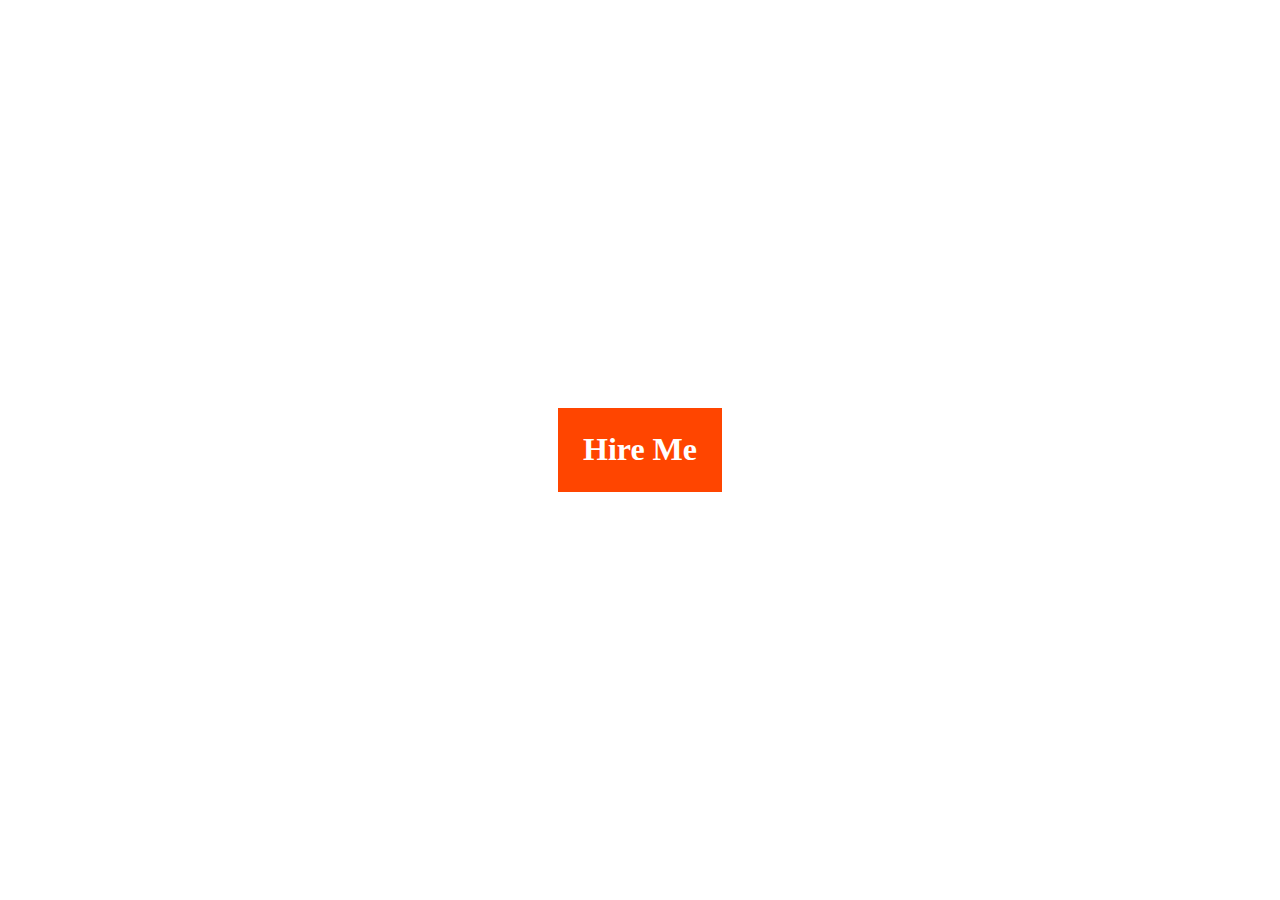
<file: HireMeButton/index.html>
<!DOCTYPE html>
<html lang="en">
<head>
    <meta charset="UTF-8">
    <meta name="viewport" content="width=device-width, initial-scale=1.0">
    <title>Hire Me</title>

    <style>
        *{
            margin: 0;
            padding: 0;
            box-sizing: border-box;
        }
        #wrapper{
            width: 100vw;
            height: 100vh;
            display: flex;
            align-items: center;
            justify-content: center;
        }
        .btn{
            text-align: center;
           display: flex;
           align-items: center;
           justify-content: center;
            width: 10.3rem;
            height: 5.3rem;
            background-color: orangered;
            color: white;
            cursor: pointer;
            position: relative;
            z-index: 1;
          
        }
        .btn::before{
            content: "";
            position: absolute;
            z-index: -1;
            background-color: black;
            transition: all 1s;
            transform: scaleX(0);
            transform-origin: left;
           top: 0;
           bottom: 0;
           left: 0;
           right: 0;
        }
        .btn:hover::before{
            transform: scaleX(1);

        }

    </style>
</head>
<body>
    <div id="wrapper">
        <div class="btn">
            <h1>Hire Me</h1>
        </div>
    </div>
</body>
</html>
</file>
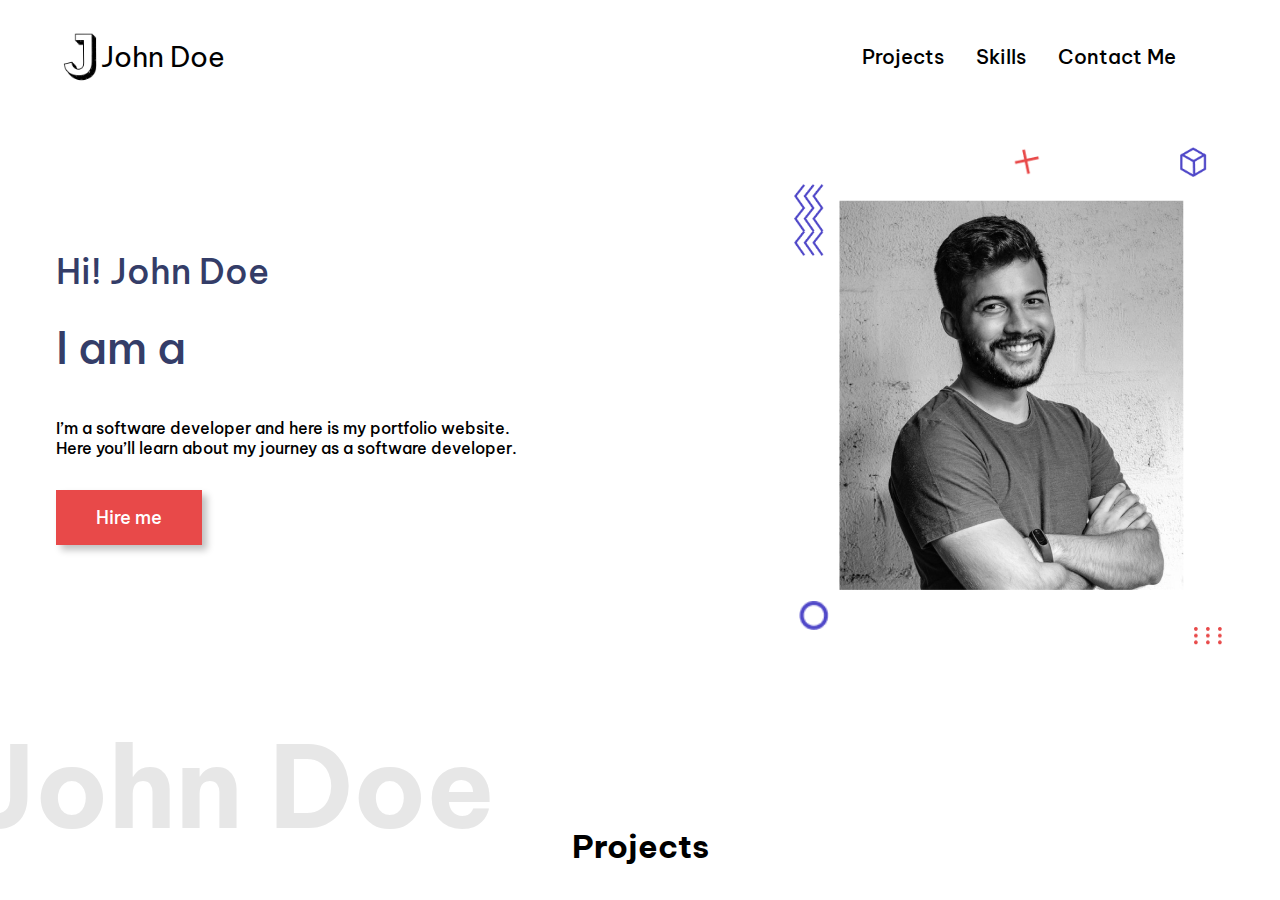
<file: PORTFOLIO WEBSITE/index.html>
<!DOCTYPE html>
<html lang="en">
<head>
    <meta charset="UTF-8">
    <meta http-equiv="X-UA-Compatible" content="IE=edge">
    <meta name="viewport" content="width=device-width, initial-scale=1.0">
    <title>Portfolio Website - John Doe</title>
    <link rel="stylesheet" href="styles.css">
</head>
<body>
    
    <div id="wrapper">

        <div class="container">
            <div class="navbar">
                
                <div class="logo-container">
                    <img src="./images/userAsset/NavLogo.jpg" class="logo">
                    <div class="logo-text">John Doe</div>
                </div>
                
                <div class="nav-items">
                    <div><a href="#projects">Projects</a></div>
                    <div><a href="#skills">Skills</a></div>
                    <div><a href="#contactme">Contact Me</a></div>
                </div>

            </div>

            <div class="hero-section">

                <div class="faded-text">John Doe</div>
    
                <div class="hero-section-left">
                    <div class="hero-section-heading">Hi! John Doe</div>
                    
                    <div class="hero-section-heading hero-section-sub-heading">
                        I am a <span class="role"></span>
                    </div>
    
                    <div class="hero-section-description">
                        I’m a software developer and here is my portfolio website. Here you’ll
                        learn about my journey as a software developer.
                    </div>
                    
                    <div class="btn-pink" id="btn">Hire me</div>
    
                </div>
    
                <div class="hero-section-right">
                    <div class="absolute icons icon-dots">
                        <img src="./images/userAsset/dots.png" alt="" />
                      </div>
                      <div class="absolute icons icon-cube">
                        <img src="./images/userAsset/cube.png" alt="" />
                      </div>
                      <div class="absolute icons icon-circle">
                        <img src="./images/userAsset/circle.png" alt="" />
                      </div>
                      <div class="absolute icons icon-zigzag">
                        <img src="./images/userAsset/zigzags.png" alt="" />
                      </div>
                      <div class="absolute icons icon-plus">
                        <img src="./images/userAsset/plus.png" alt="" />
                      </div>
                      <div class="user-image">
                        <img src="./images/userAsset/UserImage.png" alt="" />
                      </div>
                </div>
    
            </div>
        </div>
          
       <div class="project-section">
        <div class="project-section-heading">
               <h1>Projects</h1>
        </div>
        <div class=" container main-project-container">
       
          <div class="project-section">
            <div class="project-heading">Project</div>
            <div class="container">
              <div class=" project-container">
                <div class="card" id="project1">
                  <div class="content">
                    <div class="iconss">
                      <!-- <img src="./images/stack/Bash.svg" alt="">
                      <img src="./images/stack/Bash.svg" alt="">
                      <img src="./images/stack/Bash.svg" alt="">
                      <img src="./images/stack/Bash.svg" alt="">
                      <img src="./images/stack/Bash.svg" alt="">
                      <img src="./images/stack/Bash.svg" alt=""> -->
                    </div>
                    <div class="titlee">

                    </div>
                    <div class="description">

                    </div>
                    <div class="btn-group">

                    </div>
                  </div>
                </div>
                <div class="card" id="project2"></div>
                <div class="card" id="project3"></div>
                <div class="card" id="project4"></div>
              </div>
            </div>
           
           
          </div>

        </div>
       </div> 
       </div>
</body>
</html>
</file>
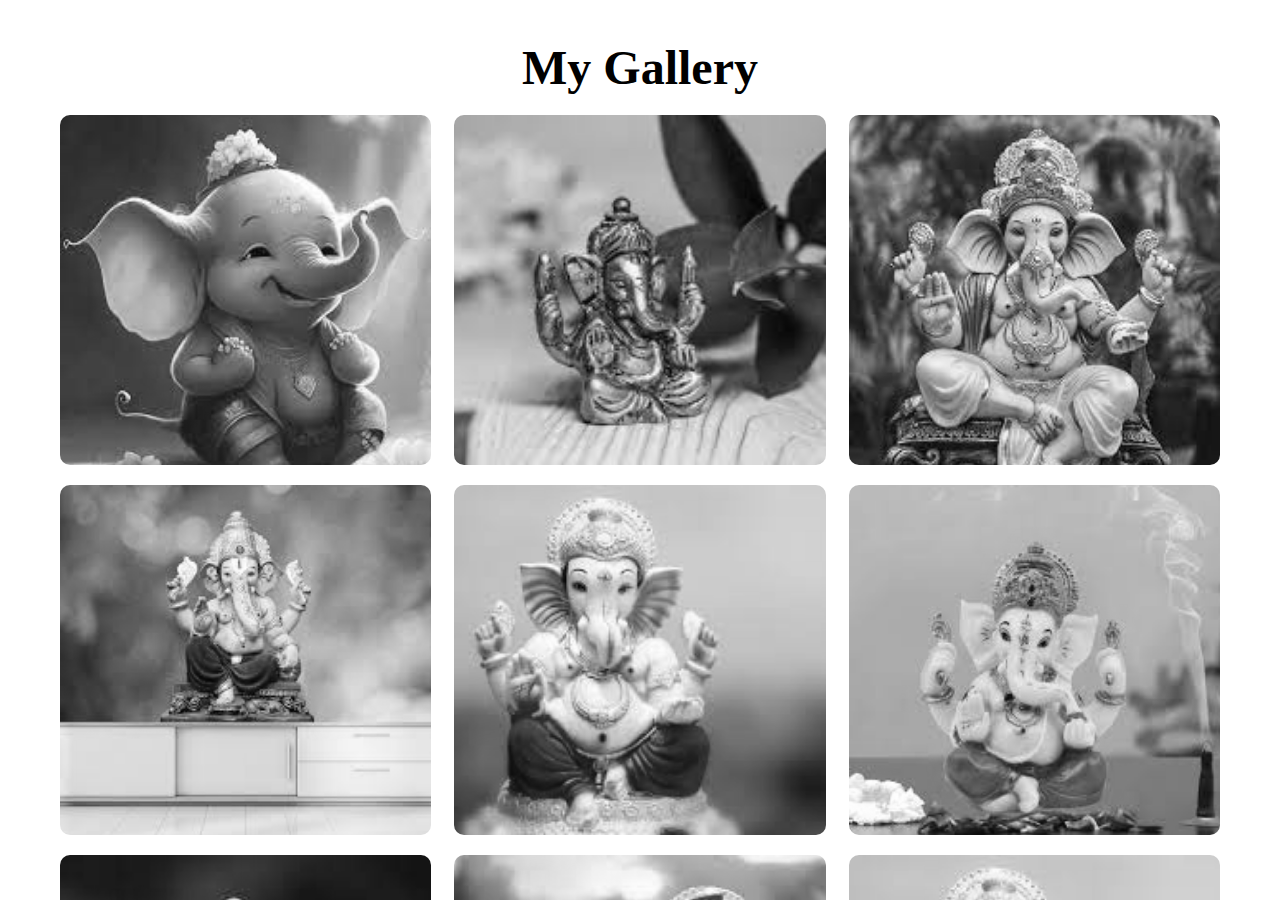
<file: MyPractice/imageGallery/index.html>
<!DOCTYPE html>
<html lang="en">
<head>
    <meta charset="UTF-8">
    <meta name="viewport" content="width=device-width, initial-scale=1.0">
    <link rel="icon" type="image" href="https://www.apache.org/favicons/favicon-194x194.png">
    <title>My Gallery</title>
    <link rel="stylesheet" href="./style.css">
</head>
<body>
    
    <div id="wrapper">
        <div class="container">
            <h1>My Gallery</h1>
            <div class="gallery">
  


                <figure class="card">
                    <img alt="image" src="./images/image1.jpeg"/>
                    <figcaption>Lord Ganesha</figcaption>
                </figure>
                <figure class="card">
                    <img alt="image" src="./images/image9.jpeg"/>
                    <figcaption>Lord Ganesha</figcaption>
                </figure>
                <figure class="card">
                    <img alt="image" src="./images/image2.jpeg"/>
                    <figcaption>Lord Ganesha</figcaption>
                </figure>
                <figure class="card">
                    <img alt="image" src="./images/image3.jpeg"/>
                    <figcaption>Lord Ganesha</figcaption>
                </figure>
                <figure class="card">
                    <img alt="image" src="./images/image4.jpeg"/>
                    <figcaption>Lord Ganesha</figcaption>
                </figure>
                <figure class="card">
                    <img alt="image" src="./images/image5.jpeg"/>
                    <figcaption>Lord Ganesha</figcaption>
                </figure>
                <figure class="card">
                    <img alt="image" src="./images/image6.jpeg"/>
                    <figcaption>Lord Ganesha</figcaption>
                </figure>
                <figure class="card">
                    <img alt="image" src="./images/image7.jpeg"/>
                    <figcaption>Lord Ganesha</figcaption>
                </figure>
                <figure class="card">
                    <img alt="image" src="./images/image4.jpeg"/>
                    <figcaption>Lord Ganesha</figcaption>
                </figure>
                

            </div>
        </div>
    </div>


</body>
</html>
</file>
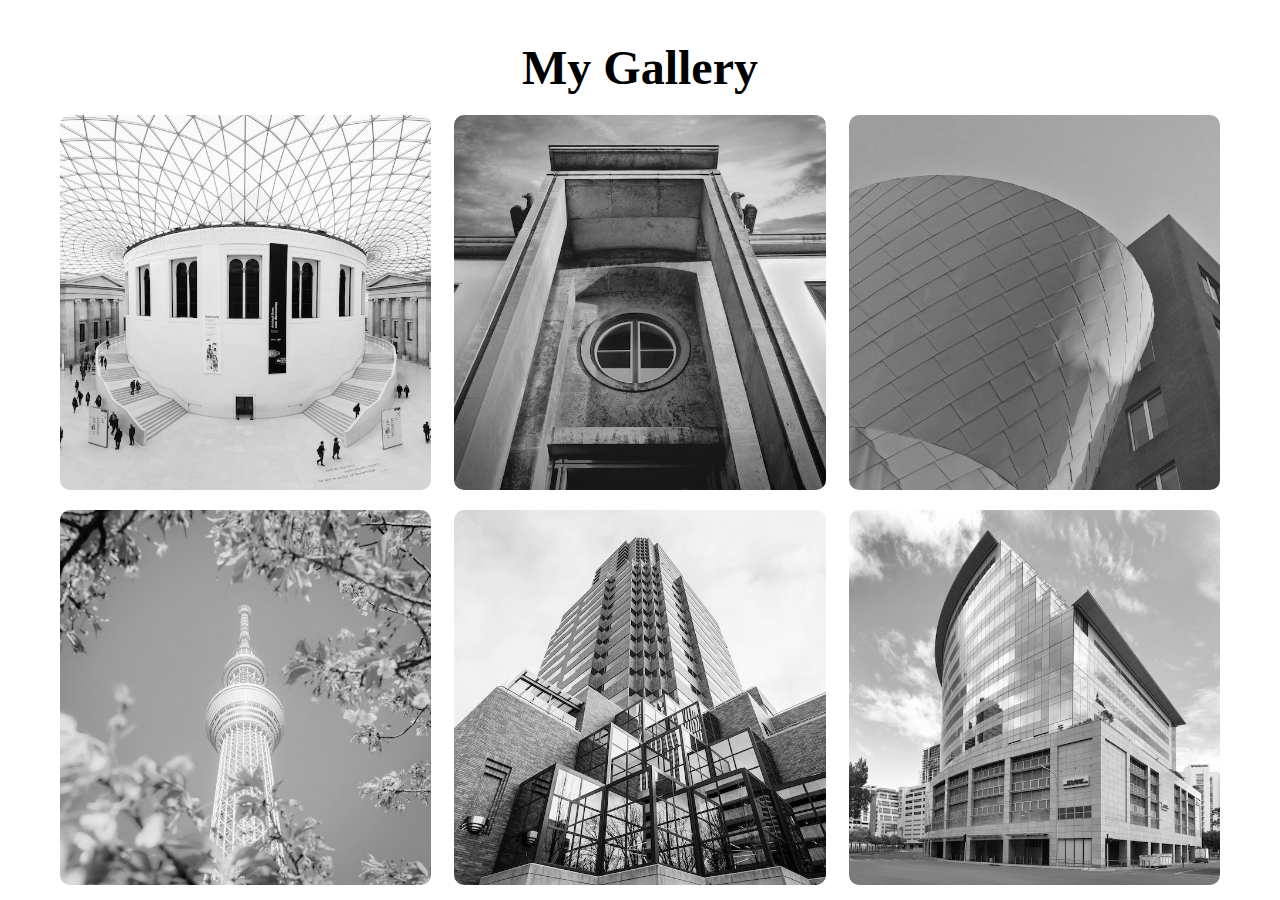
<file: P1-imageGallery 2/imageGallery 2/index.html>
<!DOCTYPE html>
<html lang="en">
<head>
  <meta charset="UTF-8">
  <meta http-equiv="X-UA-Compatible" content="IE=edge">
  <meta name="viewport" content="width=device-width, initial-scale=1.0">
  <title>Image Gallery</title>
  <link rel="stylesheet" href="styles.css">
</head>
<body>
  <div id="wrapper">

    <div class="container">
      <h1>My Gallery</h1>
      
      <div class="gallery">
        
        <figure class="card">
          <img src="assets/image1.jpg" alt="">
          <figcaption>image1</figcaption>
        </figure>
        <figure class="card">
          <img src="assets/image2.jpeg" alt="">
          <figcaption>image2</figcaption>
        </figure>
        <figure class="card">
          <img src="assets/image3.jpeg" alt="">
          <figcaption>image3</figcaption>
        </figure>
        <figure class="card">
          <img src="assets/image4.jpeg" alt="">
          <figcaption>image4</figcaption>
        </figure>
        <figure class="card">
          <img src="assets/image5.jpeg" alt="">
          <figcaption>image5</figcaption>
        </figure>
        <figure class="card">
          <img src="assets/image6.jpeg" alt="">
          <figcaption>image6</figcaption>
        </figure>
        <figure class="card">
          <img src="assets/image7.jpeg" alt="">
          <figcaption>image7</figcaption>
        </figure>
        <figure class="card">
          <img src="assets/image8.jpeg" alt="">
          <figcaption>image8</figcaption>
        </figure>
        <figure class="card">
          <img src="assets/image9.jpeg" alt="">
          <figcaption>image9</figcaption>
        </figure>
      </div>
    </div>

  
  </div>
</body>
</html>
</file>
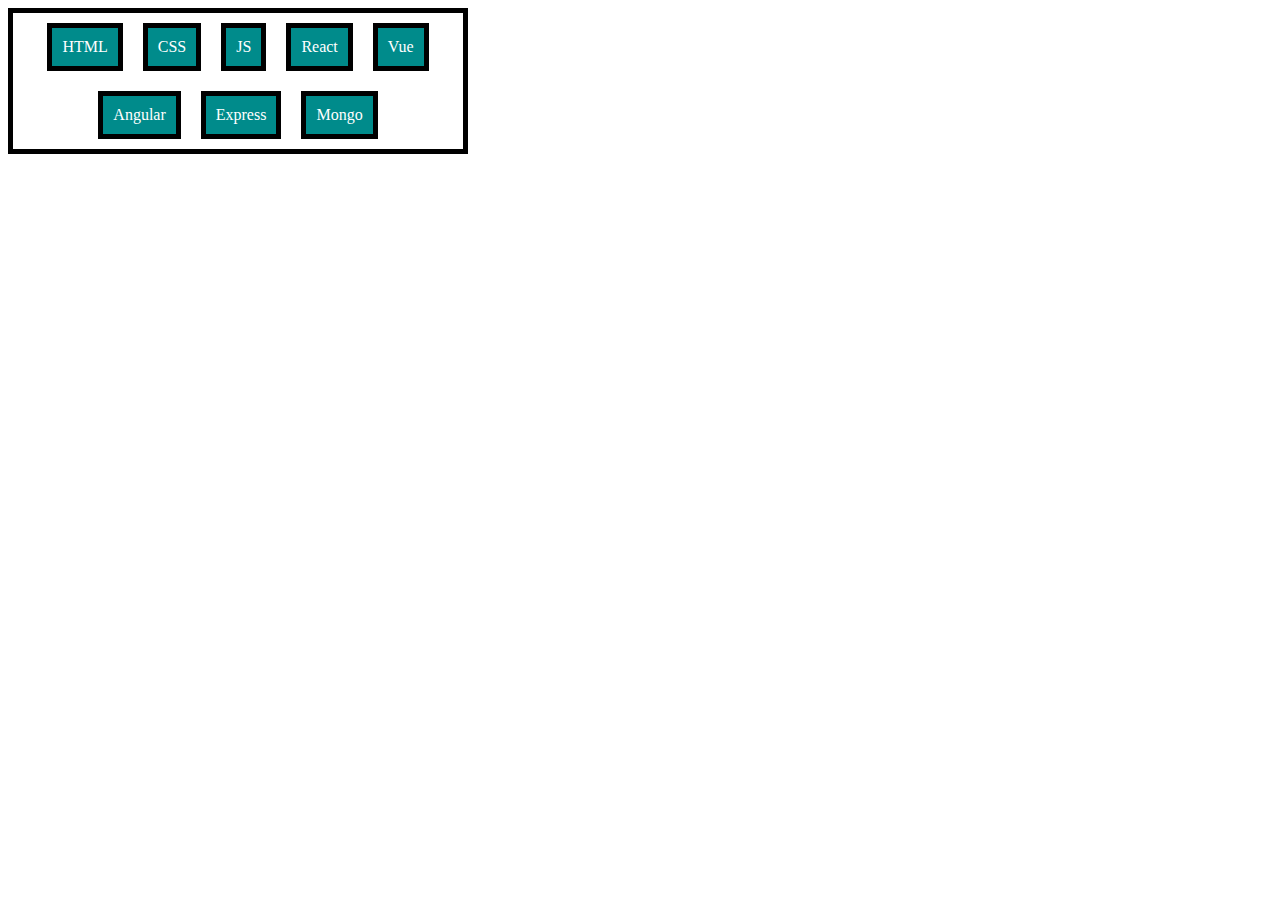
<file: CSS_DEBUG_Exercise/question 5.html>
<!DOCTYPE html>
<html lang="en">
  <head>
    <meta charset="UTF-8" />
    <meta http-equiv="X-UA-Compatible" content="IE=edge" />
    <meta name="viewport" content="width=device-width, initial-scale=1.0" />
    <title>CSS</title>
    <style>
      .container {
        display: flex;
        flex-wrap: wrap;
        width: 450px;
        border: 5px solid black;
        align-items: center;
        justify-content: center;
      }
      .item {
        background-color: #008b8b;
        border: 5px solid black;
        color: white;
        padding: 10px;
        margin: 10px;
      }
    </style>
  </head>
  <body>
    <div class="container">
      <div class="item">HTML</div>
      <div class="item">CSS</div>
      <div class="item">JS</div>
      <div class="item">React</div>
      <div class="item">Vue</div>
      <div class="item">Angular</div>
      <div class="item">Express</div>
      <div class="item">Mongo</div>
    </div>
  </body>
</html>
</file>
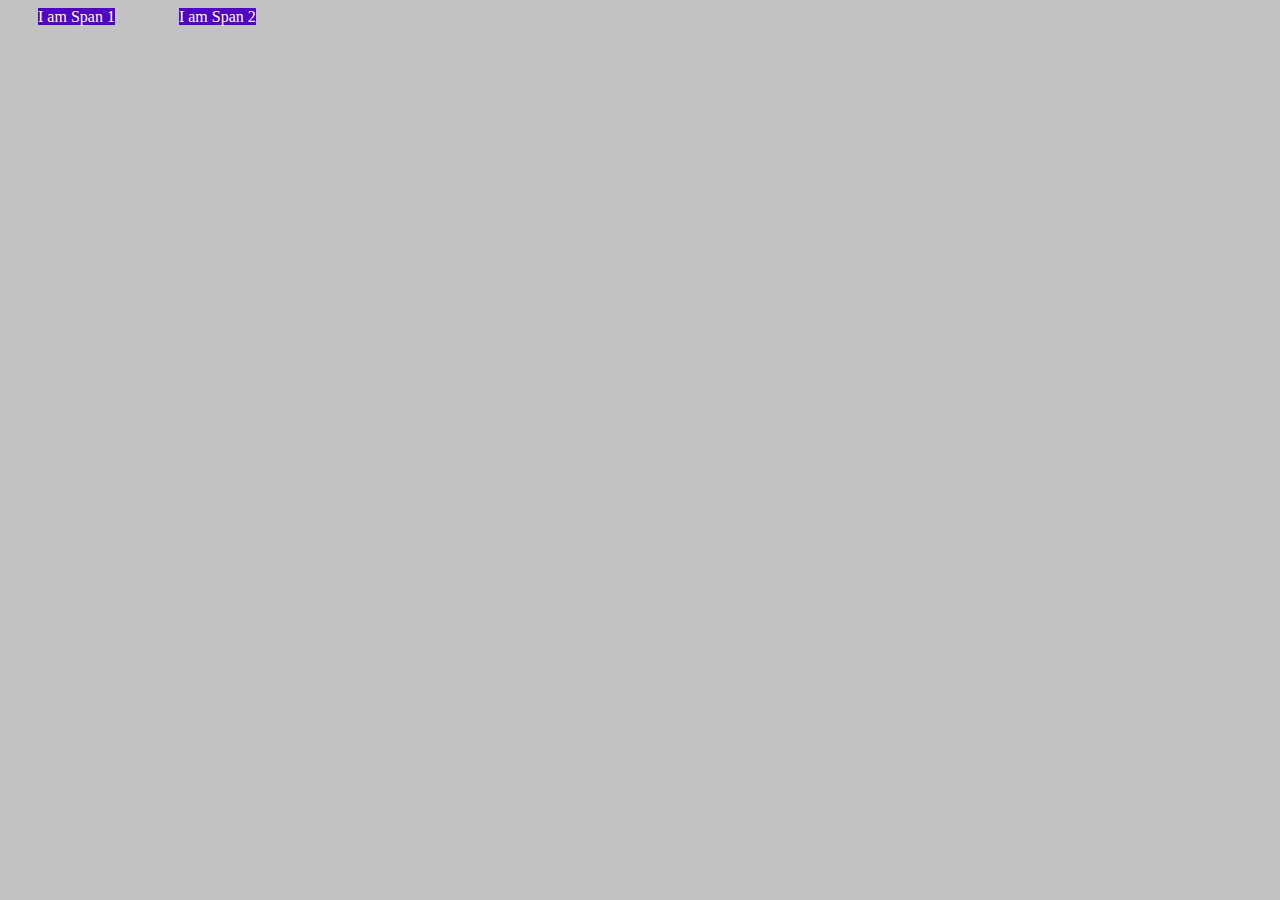
<file: CSS_DEBUG_Exercise/question1.html>
<!DOCTYPE html>
<html lang="en">
	<head>
		<meta charset="UTF-8" />
		<meta http-equiv="X-UA-Compatible" content="IE=edge" />
		<meta name="viewport" content="width=device-width, initial-scale=1.0" />
		<title>Document</title>
		<style>
			body {
				background-color: rgba(128, 128, 128, 0.479);
			}
			.box {
				height: 200px;
				width: 200px;
				margin: 30px;
				color: rgb(255, 255, 255);
				background-color: rgb(80, 4, 194);
			}
		</style>
	</head>
	<body>
		<span class="box">I am Span 1</span>
		<span class="box">I am Span 2</span>
	</body>
</html>
</file>
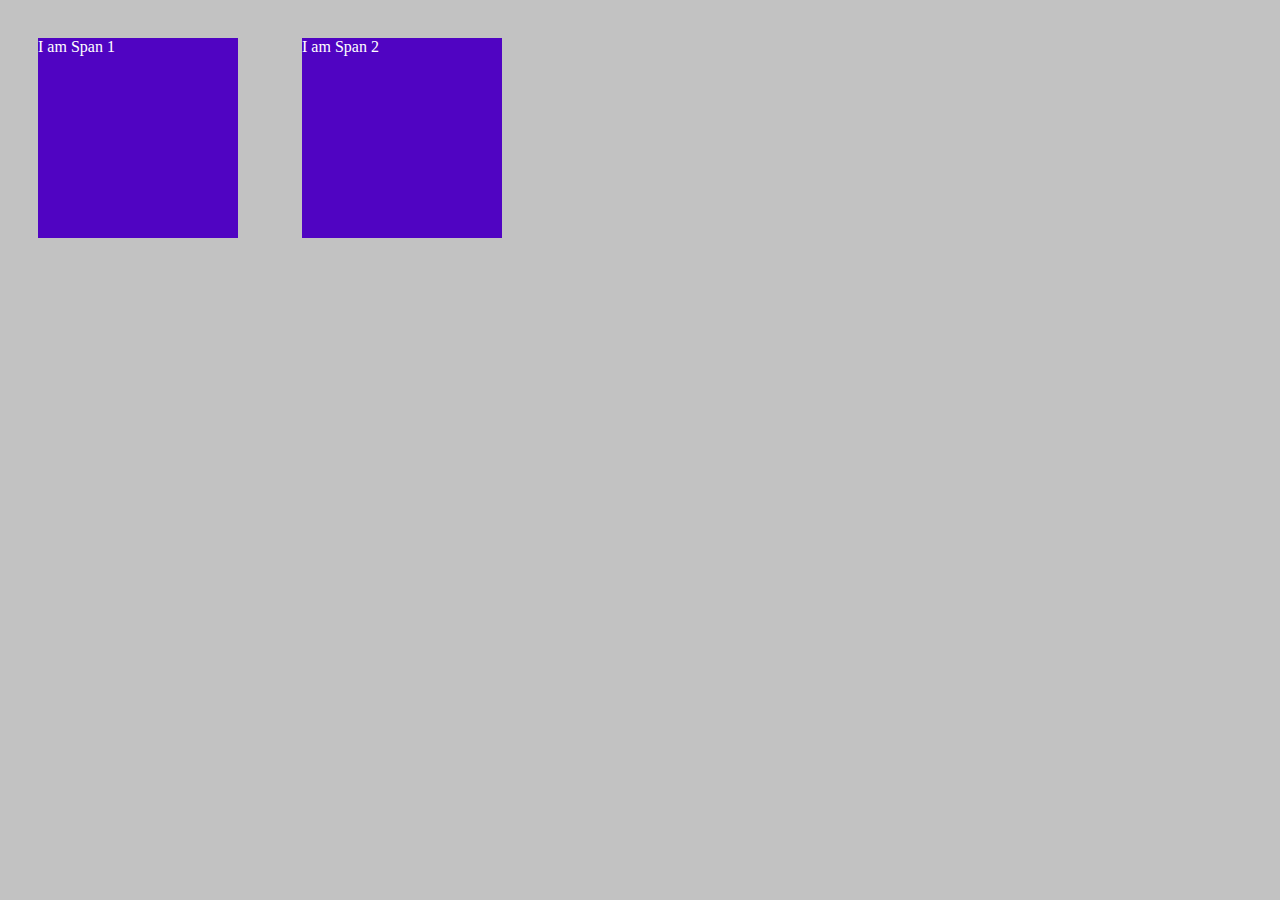
<file: CSS_DEBUG_Exercise/solution (1).html>
<!DOCTYPE html>
<html lang="en">
	<head>
		<meta charset="UTF-8" />
		<meta http-equiv="X-UA-Compatible" content="IE=edge" />
		<meta name="viewport" content="width=device-width, initial-scale=1.0" />
		<title>Document</title>
		<style>
			body {
				background-color: rgba(128, 128, 128, 0.479);
			}
			.box {
				height: 200px;
				width: 200px;
				margin: 30px;
				color: rgb(255, 255, 255);
				background-color: rgb(80, 4, 194);
				display: inline-block;
			}
		</style>
	</head>
	<body>
		<span class="box">I am Span 1</span>
		<span class="box">I am Span 2</span>
	</body>
</html>
</file>
<file: PORTFOLIO WEBSITE/styles.css>
@import url("https://fonts.googleapis.com/css2?family=Be+Vietnam+Pro:wght@300&display=swap");

*{
  margin:0;
  padding:0;
  box-sizing:border-box;
  font-family: "Be Vietnam Pro", sans-serif;
  scroll-behavior: smooth;
}
:root {
  --bgOrange: #e84949;
}

#wrapper{
    height:100vh;
    overflow-y:auto;
    overflow-x: hidden;
}

.container{
    width:1200px;
    margin:0 auto;
}

.navbar{
    display: flex;
    justify-content:space-between;
    align-items:center;

    padding-top:1rem;
}

.logo{
    width:80px;
}

.logo-container{
    display:flex;
    justify-content: baseline;
    align-items: center;
}

.logo-text{
    margin-left:-1.2rem;
    font-size:28px;
}

.nav-items{
    display:flex;
    gap:2rem;
    padding: 0 4em;
}

.nav-items div{
    font-size:20px;
    font-weight:500;
    cursor:pointer;
   
}
.nav-items div a{
    color:black;
    /* transition: all 5s ease; */
}

a{
    text-decoration: none;
}


.nav-items div:hover{
    transition:0.8s;
    font-weight: bold;
}

.hero-section{
    position:relative;
    display:flex;
    justify-content: center;
    align-items: center;

    gap: 5rem;
    margin: 4rem auto;
    padding: 0 1rem;
    padding-bottom: 8rem;
}

.faded-text{
    position:absolute;
    user-select:none;
    font-size: 7em;
    color:rgb(231,231,231);
    
    bottom: -16%;
    left: -5%;
    font-weight: bold;
    transition: all 3s;
}

.hero-section-left{
    /* width:100%; */
    display: flex;
    flex-direction: column;
    justify-content:center;
    gap: 2rem;
}

.hero-section-heading{
    font-size: 35px;
    color: #343d68;
    font-weight: 500;
}

.role{
    color: #4e45d5;
    font-weight: 800;
}

.hero-section-sub-heading{
    font-size: 45px;
    line-height: 45px;
}

.hero-section-description{
    margin-top: 1rem;
    width: 70%;
    font-weight: 500;
}

.btn-pink {
    background-color: var(--bgOrange);
    width: fit-content;
    color: white;
    padding: 0.8rem 2.3rem;
    box-shadow: 5px 5px 7px 0px #0000003f;
    font-size: 18px;
    cursor: pointer;
    transition: all 0.5s;
    font-weight: 500;
    border: solid 3px transparent;
    position: relative;
    z-index: 1;
  }
  .btn-pink::before {
    content: "";
    position: absolute;
    background-color: #fff;
    top: 0px;
    left: 0;
    right: 0;
    bottom: 0px;
    z-index: -1;
    transform: scaleX(0);
    transform-origin: left;
    transition: all 0.8s;
  }
  .btn-pink:hover::before {
    transform: scaleX(1);
  }
  .btn-pink:hover {
    border: solid 3px var(--bgOrange);
    color: black;
  }

  .hero-section-right{
    position:relative;
  }

  .absolute{
    position:absolute;
  }

  .user-image{
    padding:2.5rem;
    filter:grayscale(1);
    transition:all 1s;
    animation: scaleImage 5s linear infinite;
  }

  .user-image img{
    z-index:-9;
  }

  @keyframes scaleImage {

    0%{
        filter:grayscale(0);
        transform:scale(1);
        
    }

    50%{
        transform:scale(1.1);
        filter:grayscale(1);
        box-shadow: 3px 3px 10px black;
    }

    100%{
        transform:scale(1);
        filter:grayscale(0);
    }
    
  }


  .icon-dots{
    z-index:9;
    bottom:-1rem;
    right:0;
    animation-name:dotsAnimation;
    animation-duration: 5s;
    animation-iteration-count: infinite;
  }

  @keyframes dotsAnimation {
    0%{
        transform:translateY(0px);
    }
    50%{
        transform: translateY(-15px);
    }
    100%{
        transform: translateY(0px);
    }
    
  }

  .icon-cube{
    z-index:9;
    top:-0.8em;
    right:1em;
    animation-name: cubeRotate;
    animation-duration: 3s;
    animation-iteration-count: infinite;
  }

  @keyframes cubeRotate {
    0%{
        transform: rotateY(0deg) translateY(0px);
    }
    50%{
        transform:  rotateY(180deg) translateY(-12px);
    }
    100%{
        transform:  rotateY(360deg) translateY(0px);
    }
  }

  .icon-circle{
    z-index:9;
    left:0;
    bottom:0;
    animation-name:shakeEffect;
    animation-duration: 6s;
    animation-timing-function: linear;
    animation-iteration-count: infinite;
} 
 @keyframes shakeEffect {
  
    50%{
        left:5%;
        bottom:10%;
    }
 
  }

  .icon-zigzag{
    z-index:9;
    top:1.5em;
    left:-0.3em;
    animation:zigzagAnimation 5s ease-in infinite;
  }

  @keyframes zigzagAnimation{
    50%{
        left:5%;
        top:2%;
    }
  }
  .icon-plus{
    z-index:9;
    top:-0.8rem;
    left: 50%;
    animation:shakeEffectPlus 5s ease-in infinite;
  }

  @keyframes shakeEffectPlus {
    50%{
        top:3%;
        left:48%
    }
  }

  .project-section{
    display: flex;
    align-items: center;
    justify-content: center;
    flex-direction: column;
    background-color: #fff;
    gap: 2rem;
  }

  .card{
    width: 90%;
    height: 550px;
    display: flex;
    flex-direction: column;
    gap: 1rem;
    position: relative;
  }
  #project1{
    background-image: url(./images/projects/Project1.png);
    background-size: cover;

  }

  #project2{
    background-image: url(./images/projects/Project2.png);
    background-size: cover;
  }

  #project3{
    background-image: url(./images/projects/Project3.png);
    background-size: cover;
  }

  #project4{
    background-image: url(./images/projects/Project4.png);
    background-size: cover;
  }
  .content{
    display: flex;
    gap: 2rem;
    flex-direction: column;
  
    position: absolute;
    bottom:20%;
    z-index:15;
    
  }
  .iconss{
    width: 70%;
    height: 300px;
    background-color: aqua;
   
    /* display: flex;
    flex-wrap: wrap;
    gap: 1rem; */
  }
  .icons img{
    width: 30px;
    height: auto;
  }
  .titlee{
    width: 20%;
  
    height: 500px;
    background-color: aqua;
  }
  .description{
    width: 70%;
    height: 300px;
    background-color: aqua;
  }
  .btn-group{
    width: 70%;
    height: 300px;
    background-color: aqua;
  }
</file>
<file: MyPractice/imageGallery/style.css>
*{
    margin: 0;
    padding: 0;
    box-sizing: border-box;
}

#wrapper{
   height: 100vh;
   overflow-x: hidden;
   overflow-y: auto;
}

.container{
    
    
    margin: 0 auto;
    max-width: 1200px;
    padding: 20px;

}
.container h1{
    margin: 20px 100px;
    text-align: center;
    margin-bottom: 20px;
    font-size: 3rem;
  }

.gallery{
    
    display: flex;
    flex-wrap: wrap;
    justify-content: space-between;
    align-items: center;
  }

  .card{
    width: 300px;
    height: 350px;
    width: 32%;
    position: relative;
    margin-bottom: 20px;
    border-radius: 10px;
    overflow: hidden;
  }
  .card img{
   width: 100%;
   height: 100%;
    filter: grayscale(100%);
    box-shadow: 0 0 20px #333;
    object-fit: cover;
  }

  .card:hover{
     
    transform: scale(1.03);
    transition: 0.5s;
    filter: drop-shadow(0 0 10px #333);
  }


  .card:hover img {
    filter: grayscale(0%);
  }
  
  .card figcaption{
    position: absolute;
    bottom: 0;
    left: 0;
    padding: 25px;
    width: 100%;
    height: 20%;
    font-size: 26px;
    font-weight: 500;
    color: #fff;
    opacity: 0;
    border-radius: 0 0 10px 10px;
    background: linear-gradient(0deg, rgba(0, 0, 0, 0.5) 0%, rgba(255, 255, 255, 0) 100%);
    transition: 0.3s;
  }
  
  .card:hover figcaption {
    opacity: 1;
    transform: scale(1.03);
  }
</file>
<file: P1-imageGallery 2/imageGallery 2/styles.css>
* {
  margin:0;
  padding:0;
  box-sizing:border-box;
}

#wrapper{
  height:100vh;
  overflow-x:hidden;
  overflow-y:auto;
}

.container{
  height:100%;
  max-width:1200px;
  margin:0 auto;
  padding:20px;
}

.container h1{
  margin: 20px 100px;
  text-align: center;
  margin-bottom: 20px;
  font-size: 3rem;
}

.gallery{
  display: flex;
  flex-wrap: wrap;
  justify-content: space-between;
}

.card {
  width:32%;
  position:relative;
  margin-bottom: 20px;
  border-radius: 10px;
  overflow: hidden;
}
 
.card img{
  
  width:100%;
  height:100%;
  filter: grayscale(100%);
  box-shadow: 0 0 20px #333;
  object-fit: cover;
}

.card:hover {
  transform: scale(1.03);
  transition: 0.5s;
  filter: drop-shadow(0 0 10px #333);
}


.card:hover img {
  filter: grayscale(0%);
}

.card figcaption{
  position: absolute;
  bottom: 0;
  left: 0;
  padding: 25px;
  width: 100%;
  height: 20%;
  font-size: 16px;
  font-weight: 500;
  color: #fff;
  opacity: 0;
  border-radius: 0 0 10px 10px;
  background: linear-gradient(0deg, rgba(0, 0, 0, 0.5) 0%, rgba(255, 255, 255, 0) 100%);
  transition: 0.3s;
}

.card:hover figcaption {
  opacity: 1;
  transform: scale(1.03);
}
</file>
